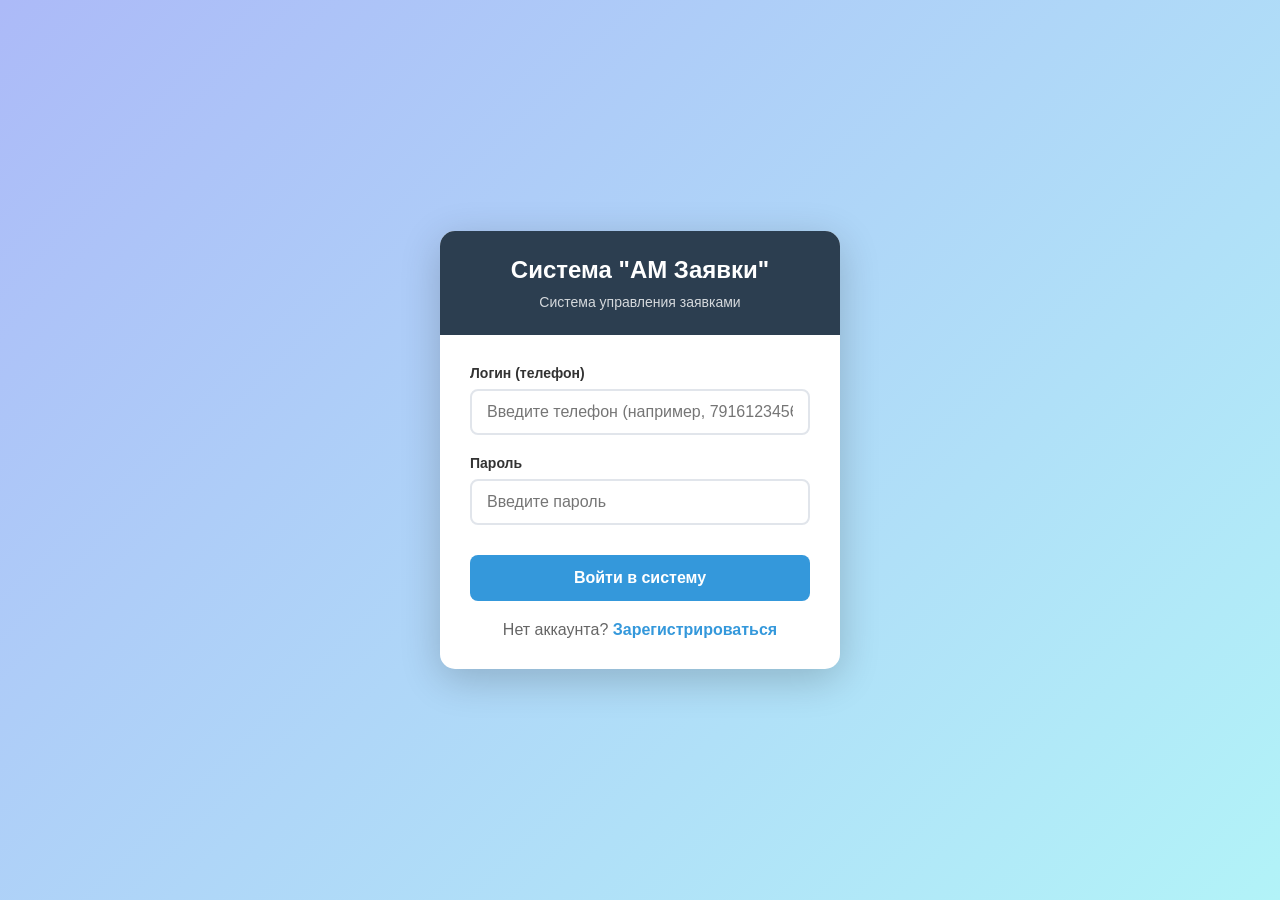
<file: index.html>
<!DOCTYPE html>
<html>
<head>
    <meta charset="UTF-8">
    <title>Система "АМ Заявка" - Вход</title>
    <style>
        * {
            box-sizing: border-box;
        }
        
        body {
            font-family: 'Arial', sans-serif;
            background: linear-gradient(135deg, #acbaf8 0%, #b2f3f8 100%);
            display: flex;
            justify-content: center;
            align-items: center;
            min-height: 100vh;
            margin: 0;
            padding: 20px;
        }
        
        .container {
            background: white;
            border-radius: 15px;
            box-shadow: 0 10px 40px rgba(0,0,0,0.2);
            overflow: hidden;
            width: 100%;
            max-width: 400px;
        }
        
        .header {
            background: #2c3e50;
            color: white;
            text-align: center;
            padding: 25px;
        }
        
        .header h1 {
            margin: 0;
            font-size: 24px;
        }
        
        .header p {
            margin: 10px 0 0;
            opacity: 0.8;
            font-size: 14px;
        }
        
        .form-container {
            padding: 30px;
        }
        
        .form-group {
            margin-bottom: 20px;
        }
        
        label {
            display: block;
            margin-bottom: 8px;
            color: #333;
            font-weight: bold;
            font-size: 14px;
        }
        
        input[type="text"],
        input[type="password"] {
            width: 100%;
            padding: 12px 15px;
            border: 2px solid #e1e5eb;
            border-radius: 8px;
            font-size: 16px;
            transition: border-color 0.3s;
        }
        
        input[type="text"]:focus,
        input[type="password"]:focus {
            outline: none;
            border-color: #3498db;
        }
        
        .btn {
            width: 100%;
            padding: 14px;
            background: #3498db;
            color: white;
            border: none;
            border-radius: 8px;
            font-size: 16px;
            font-weight: bold;
            cursor: pointer;
            transition: background 0.3s;
            margin-top: 10px;
        }
        
        .btn:hover {
            background: #2980b9;
        }
        
        .btn-secondary {
            background: #95a5a6;
        }
        
        .btn-secondary:hover {
            background: #7f8c8d;
        }
        
        .link {
            text-align: center;
            margin-top: 20px;
            color: #666;
        }
        
        .link a {
            color: #3498db;
            text-decoration: none;
            font-weight: bold;
        }
        
        .link a:hover {
            text-decoration: underline;
        }
        
        .error-message {
            background: #ffeaea;
            color: #c0392b;
            padding: 10px;
            border-radius: 6px;
            margin-bottom: 15px;
            font-size: 14px;
            display: none;
        }
        
        .success-message {
            background: #e8f6f3;
            color: #27ae60;
            padding: 10px;
            border-radius: 6px;
            margin-bottom: 15px;
            font-size: 14px;
            display: none;
        }
    </style>
</head>
<body>
    <div class="container">
        <div class="header">
            <h1>Система "АМ Заявки"</h1>
            <p>Система управления заявками</p>
        </div>
        
        <!-- Форма входа -->
        <div class="form-container" id="login-form">
            <div class="error-message" id="login-error">Неверный логин или пароль!</div>
            <div class="success-message" id="register-success">Регистрация успешна! Теперь войдите в систему.</div>
            
            <div class="form-group">
                <label for="login-username">Логин (телефон)</label>
                <input type="text" id="login-username" placeholder="Введите телефон (например, 79161234567)">
            </div>
            
            <div class="form-group">
                <label for="login-password">Пароль</label>
                <input type="password" id="login-password" placeholder="Введите пароль">
            </div>
            
            <button class="btn" onclick="login()">Войти в систему</button>
            
            <div class="link">
                Нет аккаунта? <a href="#" onclick="showRegisterForm()">Зарегистрироваться</a>
            </div>
        </div>
        
        <!-- Форма регистрации (изначально скрыта) -->
        <div class="form-container" id="register-form" style="display: none;">
            <div class="error-message" id="register-error">Пользователь с таким телефоном уже существует!</div>
            
            <h3 style="margin-top: 0; text-align: center;">Регистрация нового пользователя</h3>
            
            <div class="form-group">
                <label for="reg-username">Логин (телефон)*</label>
                <input type="text" id="reg-username" placeholder="79161234567">
            </div>
            
            <div class="form-group">
                <label for="reg-password">Пароль*</label>
                <input type="password" id="reg-password" placeholder="Придумайте пароль">
            </div>
            
            <div class="form-group">
                <label for="reg-fullname">ФИО*</label>
                <input type="text" id="reg-fullname" placeholder="Иванов Иван Иванович">
            </div>
            
            <div class="form-group">
                <label for="reg-address">Адрес*</label>
                <input type="text" id="reg-address" placeholder="ул. Ленина, д. 10, кв. 45">
            </div>
            
            <button class="btn" onclick="register()">Зарегистрироваться</button>
            <button class="btn btn-secondary" onclick="showLoginForm()">Назад к входу</button>
            
            <div class="link">
                <small>* — все поля обязательны для заполнения</small>
            </div>
        </div>
    </div>

    <script src="api.js"></script>
    <script>
        function showRegisterForm() {
            document.getElementById('login-form').style.display = 'none';
            document.getElementById('register-form').style.display = 'block';
            document.getElementById('login-error').style.display = 'none';
            document.getElementById('register-error').style.display = 'none';
            document.getElementById('register-success').style.display = 'none';
        }
        
        function showLoginForm() {
            document.getElementById('login-form').style.display = 'block';
            document.getElementById('register-form').style.display = 'none';
            document.getElementById('login-error').style.display = 'none';
            document.getElementById('register-error').style.display = 'none';
        }
        
        async function register() {
            const username = document.getElementById('reg-username').value.trim();
            const password = document.getElementById('reg-password').value.trim();
            const fullname = document.getElementById('reg-fullname').value.trim();
            const address = document.getElementById('reg-address').value.trim();
            
            if (!username || !password || !fullname || !address) {
                document.getElementById('register-error').textContent = 'Заполните все поля!';
                document.getElementById('register-error').style.display = 'block';
                return;
            }
            
            if (!/^\d{11}$/.test(username)) {
                document.getElementById('register-error').textContent = 'Телефон должен содержать 11 цифр!';
                document.getElementById('register-error').style.display = 'block';
                return;
            }
            
            try {
                await api.register(username, password, fullname, address);
                
                document.getElementById('register-success').style.display = 'block';
                document.getElementById('register-error').style.display = 'none';
                
                document.getElementById('reg-username').value = '';
                document.getElementById('reg-password').value = '';
                document.getElementById('reg-fullname').value = '';
                document.getElementById('reg-address').value = '';
                
                setTimeout(() => {
                    showLoginForm();
                    document.getElementById('register-success').style.display = 'none';
                }, 2000);
            } catch (error) {
                document.getElementById('register-error').textContent = error.message || 'Ошибка регистрации';
                document.getElementById('register-error').style.display = 'block';
            }
        }
        
        async function login() {
            const username = document.getElementById('login-username').value.trim();
            const password = document.getElementById('login-password').value.trim();
            
            try {
                await api.login(username, password);
                const user = await api.getCurrentUser();
                
                document.getElementById('login-error').style.display = 'none';
                redirectByRole(user.role);
            } catch (error) {
                document.getElementById('login-error').style.display = 'block';
            }
        }
        
        function redirectByRole(role) {
            switch(role) {
                case 'admin':
                    window.location.href = 'admin.html';
                    break;
                case 'client':
                    window.location.href = 'client.html';
                    break;
                case 'executor':
                    window.location.href = 'executor.html';
                    break;
                case 'manager':
                    window.location.href = 'manager.html';
                    break;
                default:
                    window.location.href = 'client.html';
            }
        }
        
        document.addEventListener('DOMContentLoaded', async function() {
            if (api.getToken()) {
                try {
                    const user = await api.getCurrentUser();
                    redirectByRole(user.role);
                } catch (error) {
                    api.removeToken();
                }
            }
        });
    </script>
</body>
</html>
</file>
